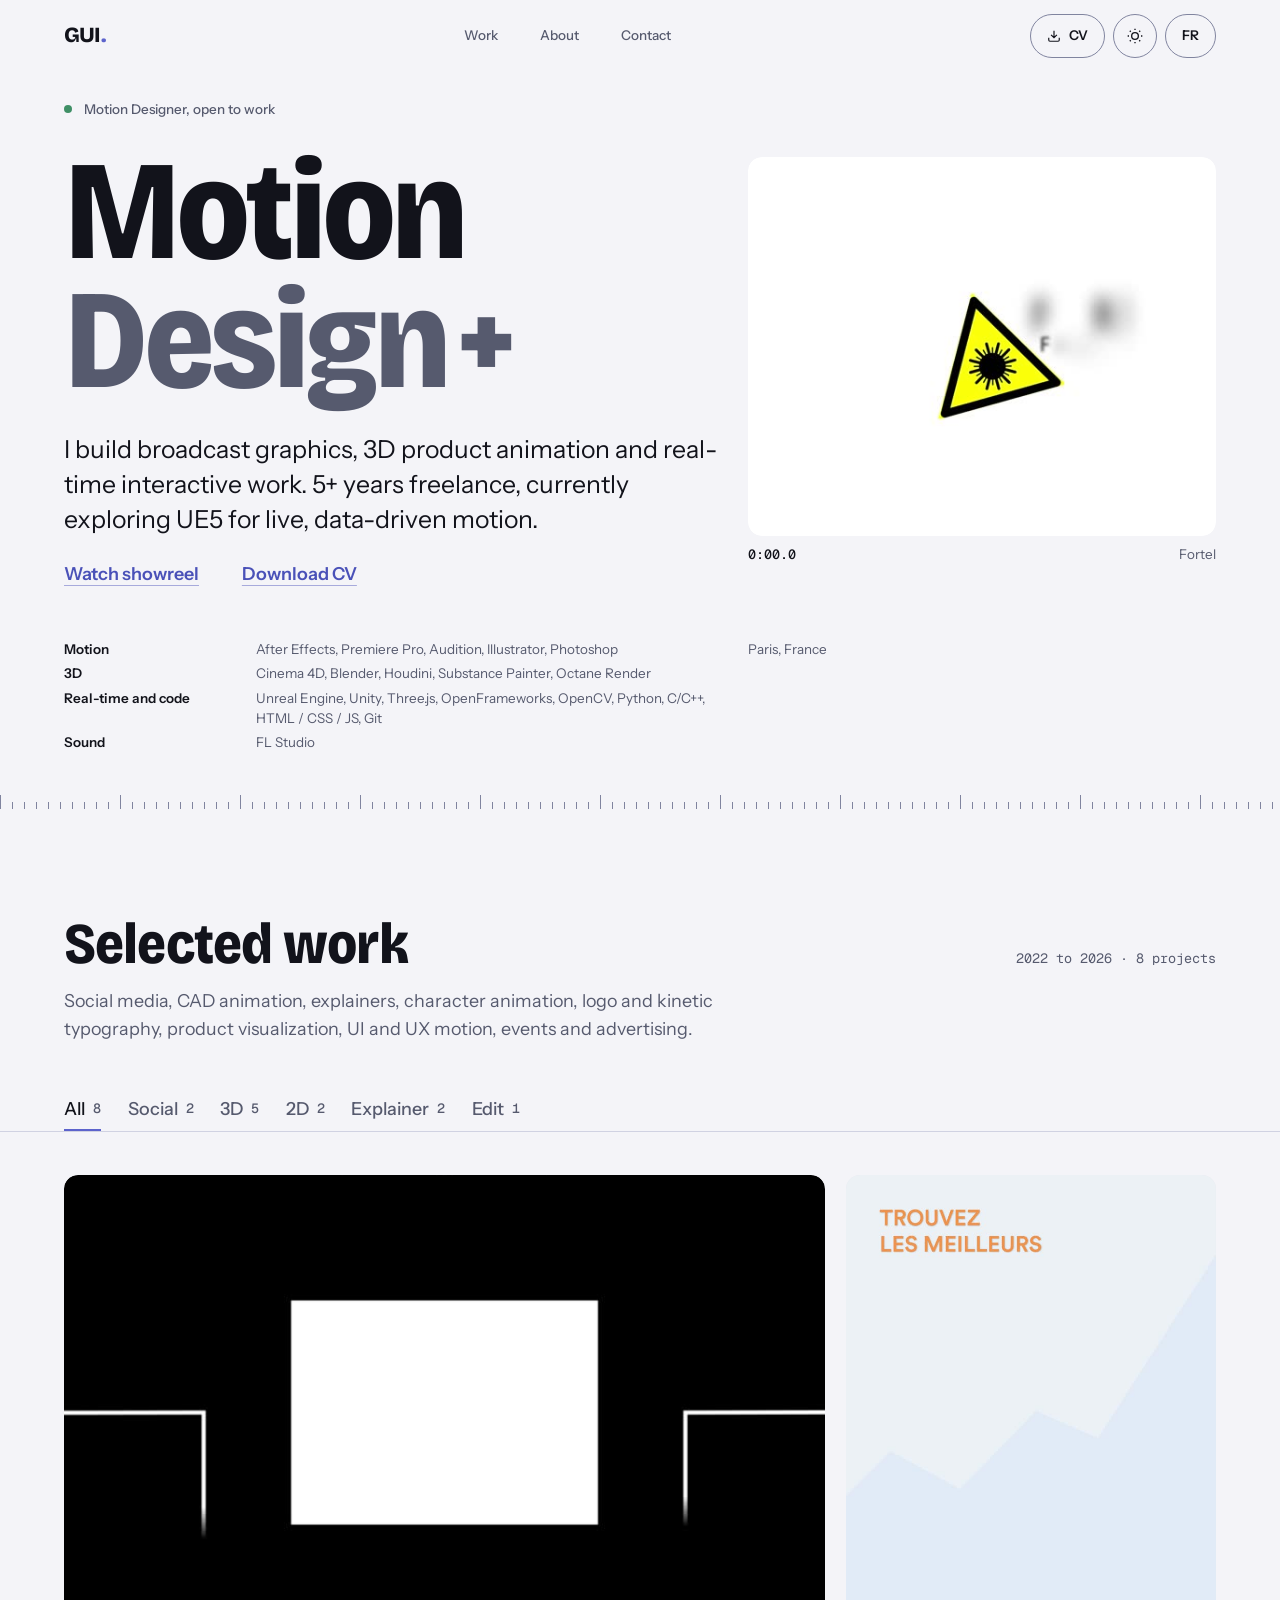
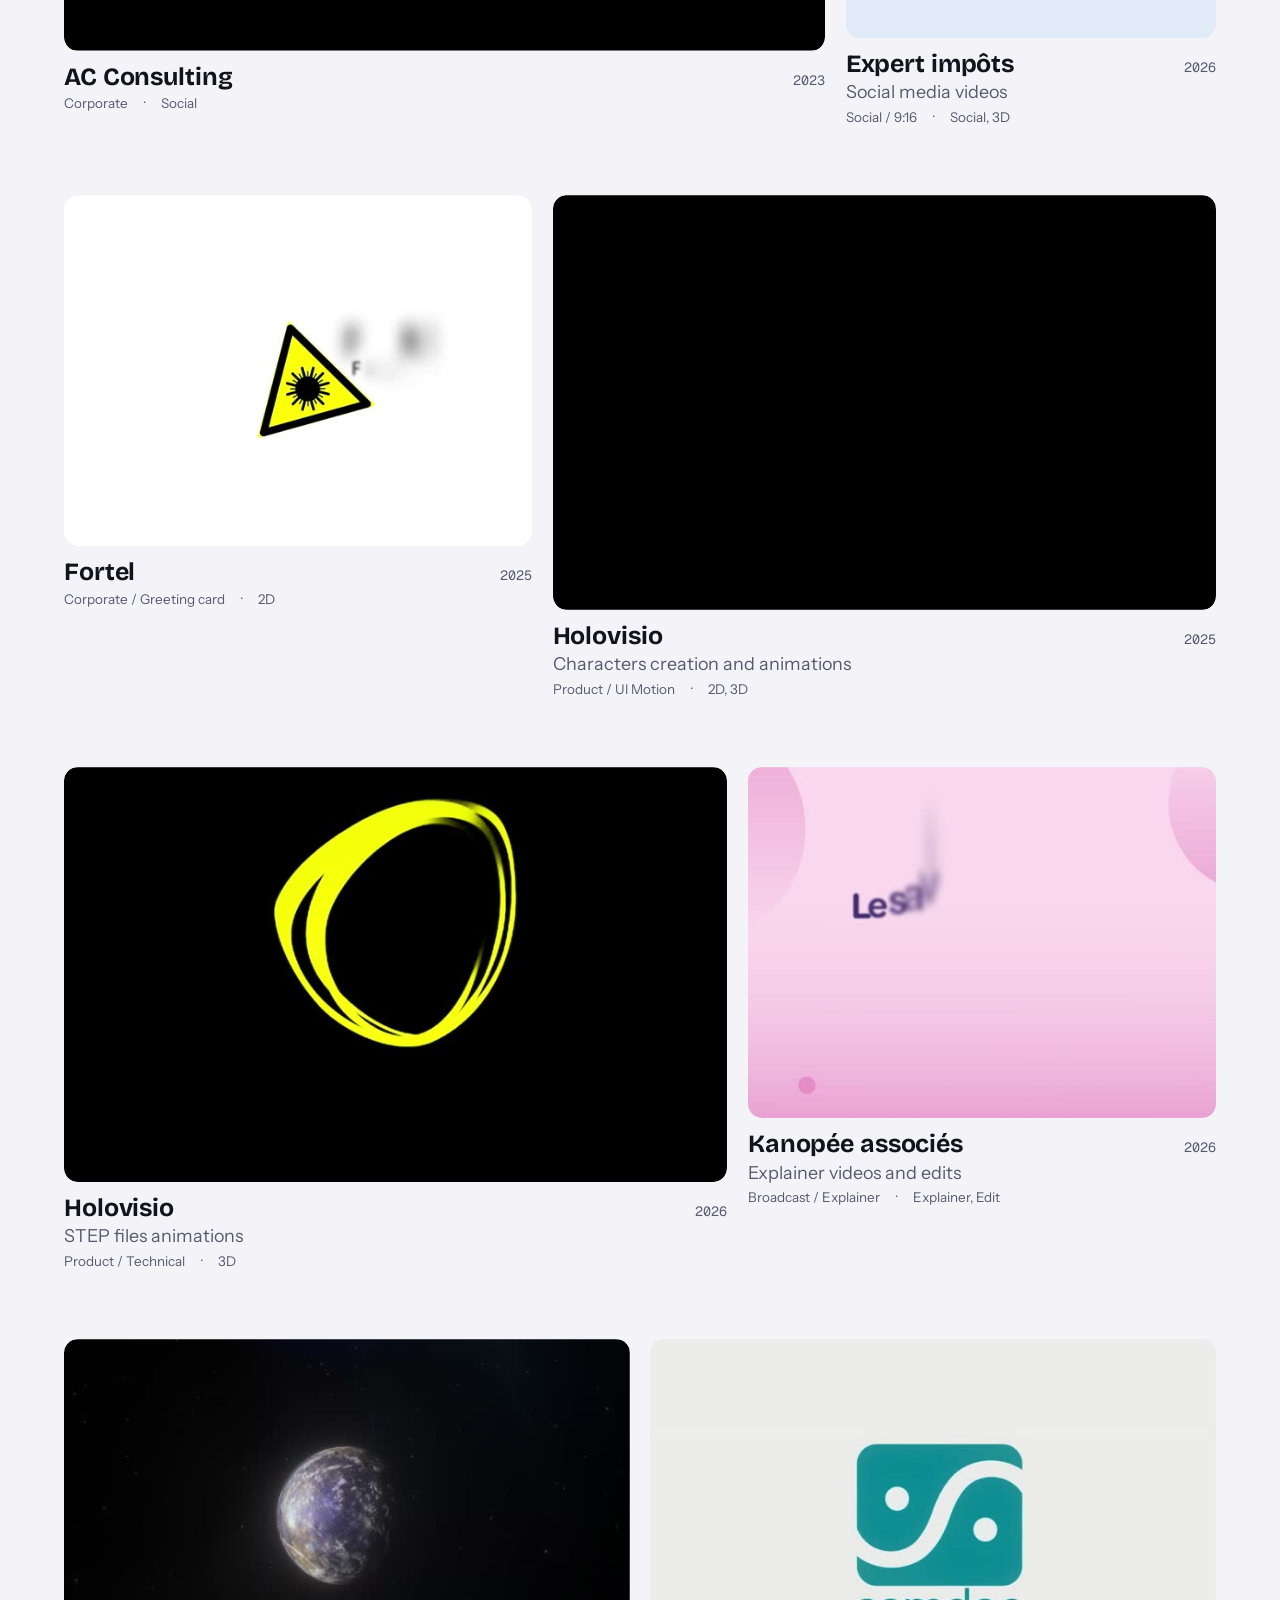
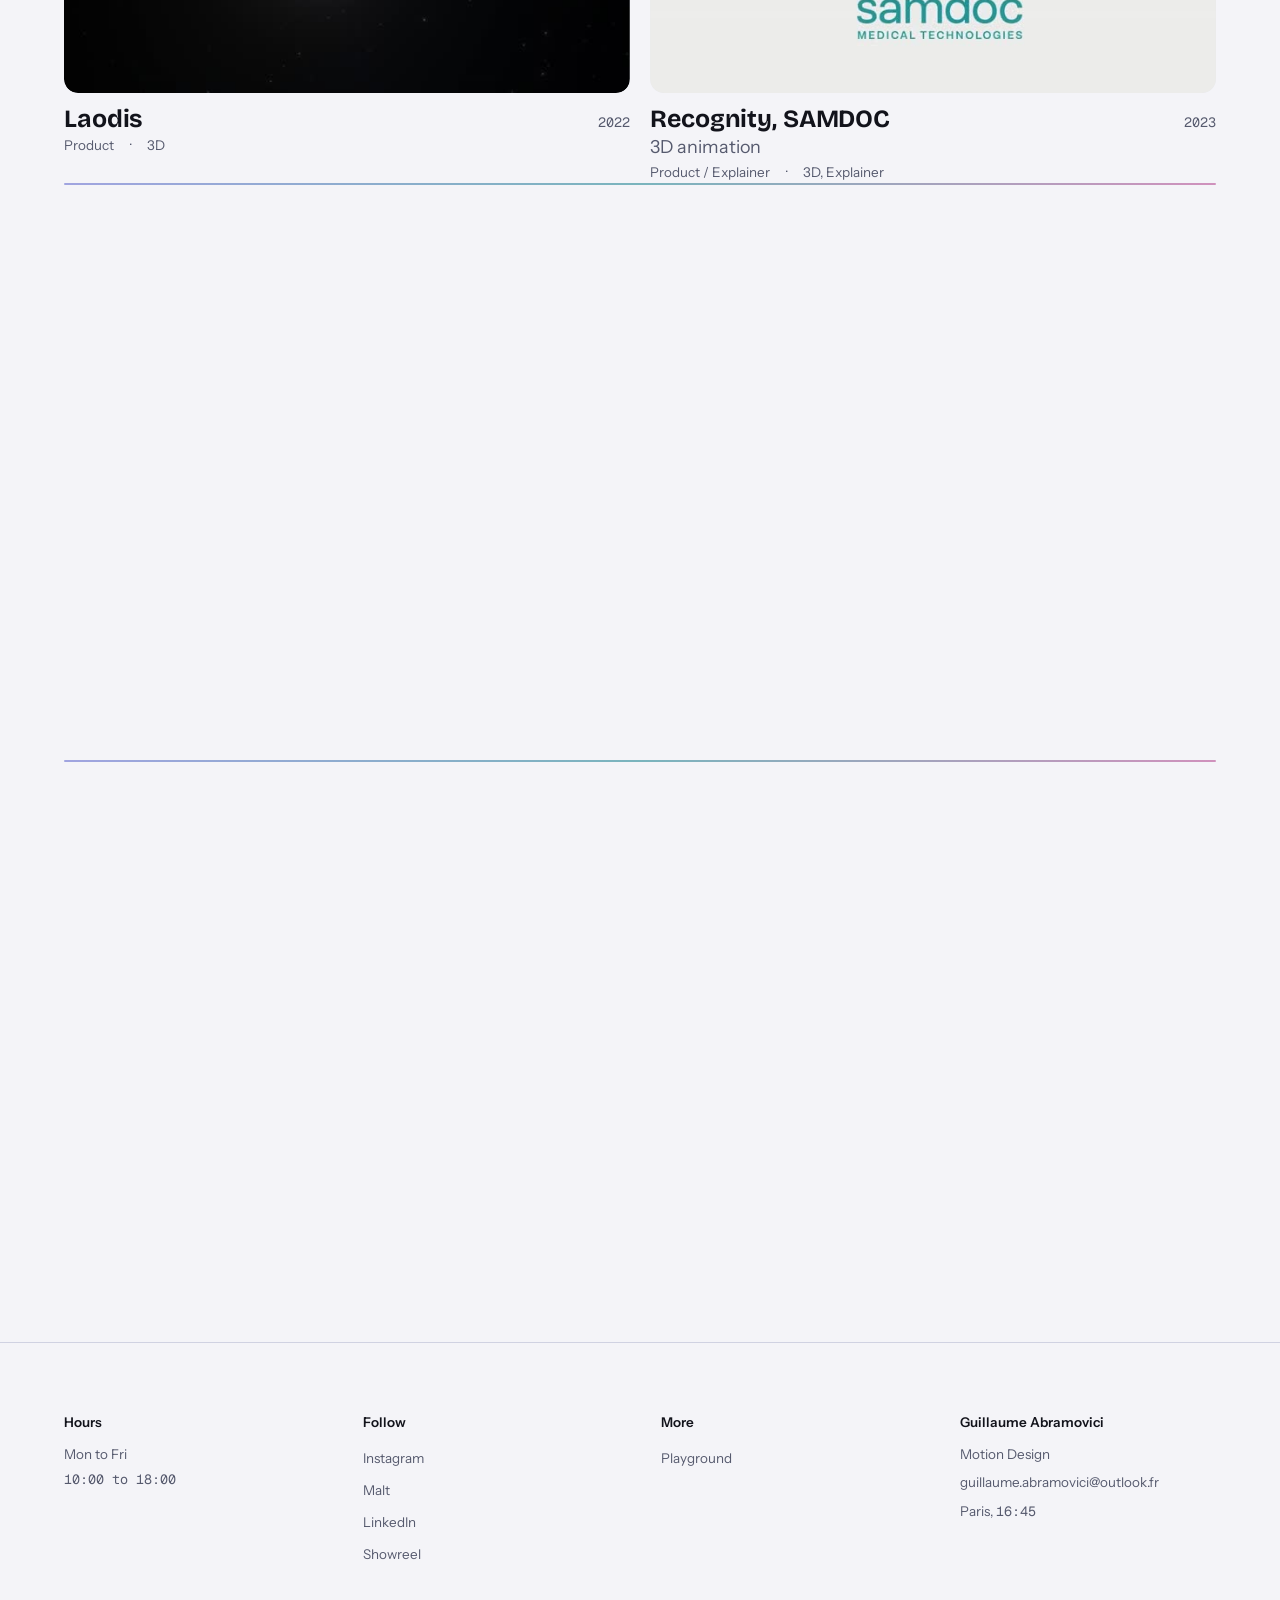
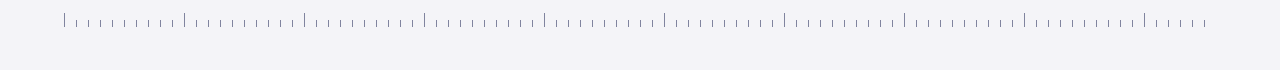
<file: index.html>
<!DOCTYPE html>
<html lang="en">
<head>
<meta charset="UTF-8">
<meta name="viewport" content="width=device-width, initial-scale=1.0">
<title>Guillaume Abramovici: Motion Design</title>
<meta name="description" content="Guillaume Abramovici, 2D/3D Motion Designer and Creative Technologist working across broadcast, real-time and 3D.">
<script>
/* Apply saved theme and language before first paint */
try {
  var th = localStorage.getItem('theme');
  if (!th) th = matchMedia('(prefers-color-scheme: dark)').matches ? 'dark' : 'light';
  if (th === 'dark') document.documentElement.setAttribute('data-theme', 'dark');
  if (localStorage.getItem('lang') === 'fr') document.documentElement.lang = 'fr';
} catch (e) {}
</script>
<link rel="preload" href="/fonts/bricolage-display.woff2" as="font" type="font/woff2" crossorigin>
<link rel="stylesheet" href="css/style.css">
<link rel="icon" href="favicon.svg" type="image/svg+xml">
<meta name="theme-color" content="#10111A">
<meta property="og:type" content="website">
<meta property="og:title" content="Guillaume Abramovici: Motion Design">
<meta property="og:description" content="2D/3D Motion Designer and Creative Technologist working across broadcast, real-time and 3D.">
<meta property="og:url" content="https://guillaumeabramovici.netlify.app/">
<meta property="og:image" content="https://guillaumeabramovici.netlify.app/media/previews/fortel-fortel.jpg">
<meta name="twitter:card" content="summary_large_image">
</head>
<body data-page="home">
<a class="skip" href="#work" data-i18n="a11y.skip">Skip to work</a>

<div id="page">
<span class="scroll-line" aria-hidden="true"></span>
<header class="site-header" id="siteHeader">
  <a class="logo" href="#top" data-i18n-label="a11y.home" aria-label="Guillaume Abramovici, home">GUI<span class="dot">.</span></a>
  <nav id="siteNav" aria-label="Main">
    <ul>
      <li><a href="#work" data-i18n="nav.work">Work</a></li>
      <li><a href="#about" data-i18n="nav.about">About</a></li>
      <li><a href="#contact" data-i18n="nav.contact">Contact</a></li>
      <li class="nav-cv-item"><a href="media/Guillaume_Abramovici_CV.pdf" download data-i18n="cv.download">Download CV</a></li>
    </ul>
  </nav>
  <div class="header-actions">
    <a href="media/Guillaume_Abramovici_CV.pdf" download class="header-btn cv-link" data-i18n-label="a11y.cv" aria-label="Download CV">
      <svg width="14" height="14" viewBox="0 0 24 24" fill="none" stroke="currentColor" stroke-width="2" aria-hidden="true"><path d="M21 15v4a2 2 0 01-2 2H5a2 2 0 01-2-2v-4M7 10l5 5 5-5M12 15V3"/></svg>
      <span data-i18n="cv.label">CV</span>
    </a>
    <button class="header-btn" id="themeToggle" type="button" aria-pressed="false" data-i18n-label="a11y.theme" aria-label="Switch between light and dark mode">
      <svg class="icon-sun" width="16" height="16" viewBox="0 0 24 24" fill="none" stroke="currentColor" stroke-width="2" aria-hidden="true"><circle cx="12" cy="12" r="5"/><path d="M12 1v2M12 21v2M4.22 4.22l1.42 1.42M18.36 18.36l1.42 1.42M1 12h2M21 12h2M4.22 19.78l1.42-1.42M18.36 5.64l1.42-1.42"/></svg>
      <svg class="icon-moon" width="16" height="16" viewBox="0 0 24 24" fill="none" stroke="currentColor" stroke-width="2" aria-hidden="true"><path d="M21 12.79A9 9 0 1111.21 3 7 7 0 0021 12.79z"/></svg>
    </button>
    <button class="header-btn" id="langToggle" type="button" lang="fr" aria-label="Passer en français">FR</button>
    <button class="menu-toggle" id="menuToggle" type="button" aria-expanded="false" aria-controls="siteNav" data-i18n-label="a11y.menu" aria-label="Menu"><span></span><span></span></button>
  </div>
</header>

<main>
<!-- ============ HERO ============ -->
<section class="hero" id="top">
  <span class="playhead" aria-hidden="true"></span>
  <div class="hero-grid">
    <div class="hero-copy">
      <p class="hero-status"><span class="status-dot" aria-hidden="true"></span><span data-i18n="hero.eyebrow">Motion Designer, open to work</span></p>
      <h1 class="hero-title"><span class="sr-only" data-i18n="hero.h1.name">Guillaume Abramovici, </span><span class="line"><span>Motion</span></span><span class="line"><span>Design<span class="plus">+</span></span></span></h1>
      <p class="hero-sub" data-i18n="hero.sub">I build broadcast graphics, 3D product animation and real-time interactive work. 5+ years freelance, currently exploring UE5 for live, data-driven motion.</p>
      <p class="hero-links">
        <a class="text-link" href="https://vimeo.com/787304740" target="_blank" rel="noopener" data-i18n="hero.reel">Watch showreel</a>
        <a class="text-link" href="media/Guillaume_Abramovici_CV.pdf" download data-i18n="cv.download">Download CV</a>
      </p>
    </div>
    <a class="monitor" id="monitor" href="#work" data-cursor="view" data-i18n-label="hero.monitor" aria-label="Open this project">
      <span class="monitor-screen">
        <img class="m-poster" alt="" width="720" height="450" decoding="async">
        <video class="m-vid is-a" muted playsinline preload="none" aria-hidden="true" tabindex="-1"></video>
        <video class="m-vid is-b" muted playsinline preload="none" aria-hidden="true" tabindex="-1"></video>
      </span>
      <span class="monitor-bar">
        <span class="monitor-tc num" id="monitorTc" aria-hidden="true">0:00.0</span>
        <span class="monitor-name" id="monitorName"></span>
      </span>
    </a>
    <dl class="tools">
      <div><dt data-i18n="tools.motion">Motion</dt><dd>After Effects, Premiere Pro, Audition, Illustrator, Photoshop</dd></div>
      <div><dt data-i18n="tools.3d">3D</dt><dd>Cinema 4D, Blender, Houdini, Substance Painter, Octane Render</dd></div>
      <div><dt data-i18n="tools.code">Real-time and code</dt><dd>Unreal Engine, Unity, Three.js, OpenFrameworks, OpenCV, Python, C/C++, HTML / CSS / JS, Git</dd></div>
      <div><dt data-i18n="tools.sound">Sound</dt><dd>FL Studio</dd></div>
    </dl>
    <p class="hero-based" data-i18n="hero.based">Paris, France</p>
  </div>
  <div class="hero-ruler ruler" aria-hidden="true"></div>
</section>

<!-- ============ WORK ============ -->
<section class="work" id="work" aria-labelledby="workTitle">
  <div class="section-head">
    <h2 class="section-title" id="workTitle" data-i18n="work.label">Selected work</h2>
    <p class="section-meta num"><span id="workRange"></span><span class="meta-sep" aria-hidden="true"> · </span><span id="workCount"></span></p>
  </div>
  <p class="work-focus" data-i18n="work.focus">Social media, CAD animation, explainers, character animation, logo and kinetic typography, product visualization, UI and UX motion, events and advertising.</p>
  <div class="filters" id="filters" role="group" data-i18n-label="filter.label" aria-label="Filter projects"></div>
  <div class="project-grid" id="project-grid"></div>
  <noscript><p class="noscript-note"><a href="https://vimeo.com/787304740" data-i18n="noscript">The project grid needs JavaScript. You can watch the showreel instead.</a></p></noscript>
</section>

<!-- ============ ABOUT ============ -->
<div class="hue-rule" aria-hidden="true"></div>
<section class="about" id="about" aria-labelledby="aboutTitle">
  <h2 class="sr-only" id="aboutTitle" data-i18n="about.label">About</h2>
  <p class="about-lead" data-i18n-html="about.h2">Motion that has to <span class="accent">read instantly</span>, and still feel considered.</p>
  <p class="about-text" data-i18n="about.p">2D/3D Motion Designer with over 5 years of experience creating animated content for brands, products, and digital platforms. Passionate about combining design and technology to produce engaging visual storytelling. Experienced in producing explainer animations, marketing videos, event teasers, and social media content. With a strong technical background in both motion design and software development, delivering efficient production workflows and technically advanced visuals across every project.</p>
</section>

<!-- ============ CONTACT ============ -->
<div class="hue-rule" aria-hidden="true"></div>
<section class="contact" id="contact" aria-labelledby="contactTitle">
  <h2 class="section-title" id="contactTitle" data-i18n="contact.h2">Got a project in mind?</h2>
  <a href="mailto:guillaume.abramovici@outlook.fr" class="contact-mail" aria-label="guillaume.abramovici@outlook.fr">
    <span class="mail-base">guillaume.abramovici@outlook.fr</span>
    <span class="mail-wipe" aria-hidden="true">guillaume.abramovici@outlook.fr</span>
  </a>
  <p class="contact-text" data-i18n="contact.p">Currently available for freelance and full-time motion design roles.</p>
  <div class="contact-row">
    <a href="media/Guillaume_Abramovici_CV.pdf" download class="btn-fill">
      <svg width="16" height="16" viewBox="0 0 24 24" fill="none" stroke="currentColor" stroke-width="2" aria-hidden="true"><path d="M21 15v4a2 2 0 01-2 2H5a2 2 0 01-2-2v-4M7 10l5 5 5-5M12 15V3"/></svg>
      <span data-i18n="cv.download">Download CV</span>
    </a>
  </div>
</section>
</main>

<footer>
  <div class="col"><b data-i18n="footer.hours">Hours</b><span data-i18n="footer.hours.val">Mon to Fri</span><br><span class="num">10:00 to 18:00</span></div>
  <div class="col"><b data-i18n="footer.follow">Follow</b><a href="https://www.instagram.com/lazlanove/" target="_blank" rel="noopener">Instagram</a><br><a href="https://www.malt.fr/profile/guillaumeabramovici" target="_blank" rel="noopener">Malt</a><br><a href="https://www.linkedin.com/in/guillaumeabramovici/" target="_blank" rel="noopener">LinkedIn</a><br><a href="https://vimeo.com/787304740" target="_blank" rel="noopener">Showreel</a></div>
  <div class="col"><b data-i18n="footer.more">More</b><a href="playground.html" data-i18n="nav.playground">Playground</a></div>
  <div class="col"><b>Guillaume Abramovici</b><span data-i18n="footer.role">Motion Design</span><br><a href="mailto:guillaume.abramovici@outlook.fr">guillaume.abramovici@outlook.fr</a><br><span>Paris, <span class="num" data-clock>--:--</span></span></div>
  <div class="legal ruler" aria-hidden="true"></div>
</footer>
</div>

<!-- ============ CASE STUDY OVERLAY ============ -->
<div class="case-study" id="caseStudy" role="dialog" aria-modal="true" aria-labelledby="csTitle" inert>
  <button class="cs-close" id="csClose" type="button">
    <svg width="14" height="14" viewBox="0 0 24 24" fill="none" stroke="currentColor" stroke-width="2" aria-hidden="true"><path d="M18 6L6 18M6 6l12 12"/></svg>
    <span data-i18n="cs.close">Close</span>
  </button>
  <div class="cs-scroll" id="csScroll">
    <div class="cs-stage" id="csStage"></div>
    <div class="cs-body">
      <div class="cs-head">
        <div class="cs-titles">
          <h2 class="cs-title" id="csTitle"><span class="cs-client"></span><span class="cs-sub"></span></h2>
          <p class="cs-desc" id="csDesc"></p>
        </div>
        <dl class="cs-credits" id="csCredits"></dl>
      </div>
      <div class="cs-media" id="csMedia"></div>
      <div class="cs-foot">
        <a class="cs-next" id="csNext" href="#" data-cursor="">
          <span class="cs-next-label" data-i18n="cs.next.label">Next project</span>
          <span class="cs-next-title" id="csNextTitle"></span>
          <img class="cs-next-thumb" id="csNextThumb" alt="" width="240" height="150">
        </a>
        <p class="cs-links">
          <button type="button" class="text-link" id="csBack" data-i18n="cs.back">Back to all work</button>
          <a class="text-link" href="#contact" id="csContact" data-i18n="cs.contact">Contact me about a project like this</a>
        </p>
      </div>
    </div>
  </div>
</div>

<div class="cursor" aria-hidden="true"><span></span></div>

<script src="js/data.js"></script>
<script src="js/common.js"></script>
<script src="js/main.js"></script>
</body>
</html>
</file>
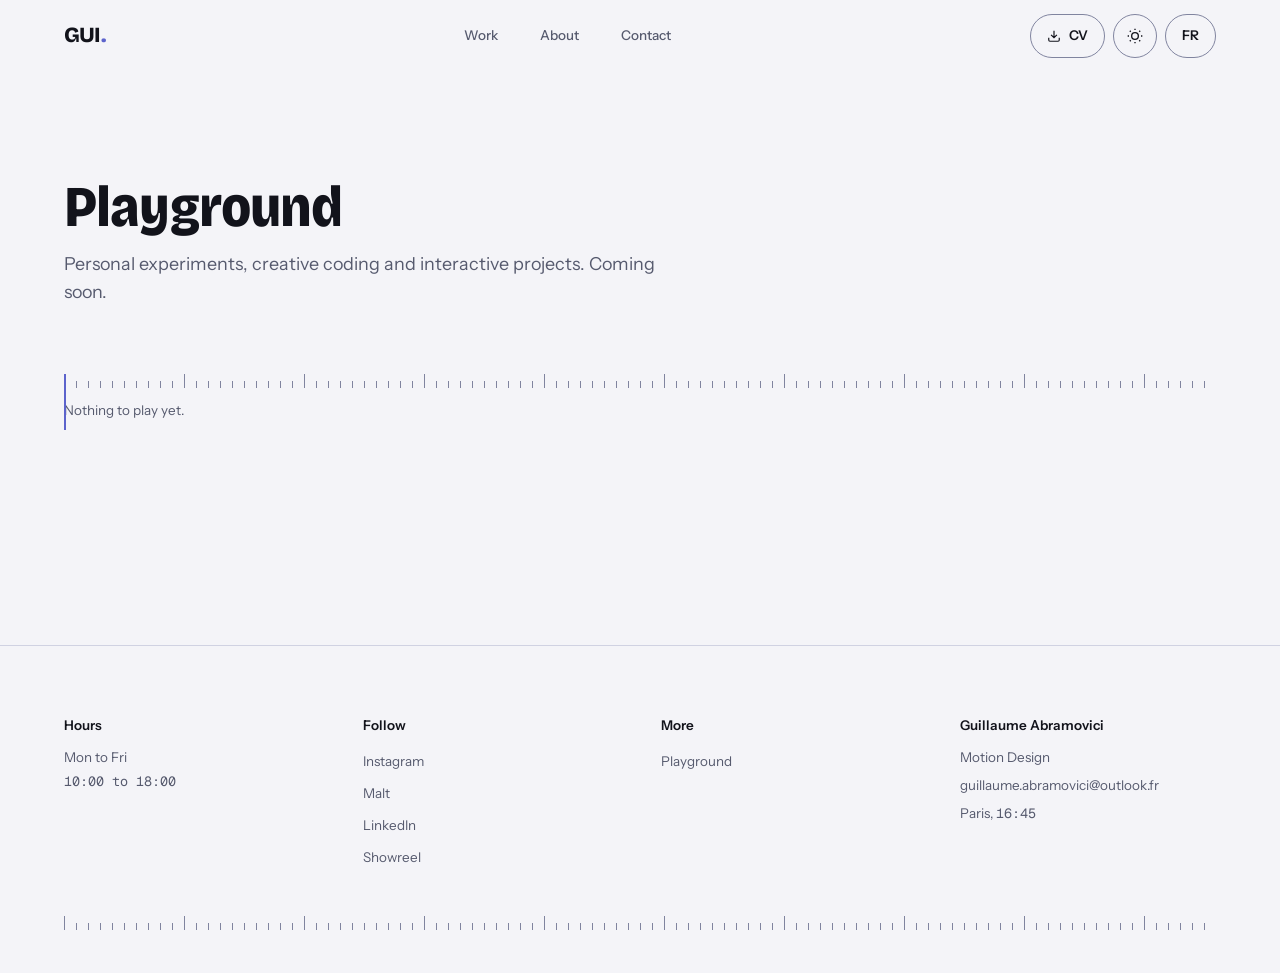
<file: playground.html>
<!DOCTYPE html>
<html lang="en">
<head>
<meta charset="UTF-8">
<meta name="viewport" content="width=device-width, initial-scale=1.0">
<title>Guillaume Abramovici: Playground</title>
<meta name="description" content="Personal interactive experiments and creative coding by Guillaume Abramovici.">
<script>
/* Apply saved theme and language before first paint */
try {
  var th = localStorage.getItem('theme');
  if (!th) th = matchMedia('(prefers-color-scheme: dark)').matches ? 'dark' : 'light';
  if (th === 'dark') document.documentElement.setAttribute('data-theme', 'dark');
  if (localStorage.getItem('lang') === 'fr') document.documentElement.lang = 'fr';
} catch (e) {}
</script>
<link rel="preload" href="/fonts/bricolage-display.woff2" as="font" type="font/woff2" crossorigin>
<link rel="stylesheet" href="css/style.css">
<link rel="icon" href="favicon.svg" type="image/svg+xml">
<meta name="theme-color" content="#10111A">
</head>
<body data-page="playground">
<a class="skip" href="#playground-main" data-i18n="a11y.skip">Skip to content</a>

<header class="site-header" id="siteHeader">
  <a class="logo" href="index.html" data-i18n-label="a11y.home" aria-label="Guillaume Abramovici, home">GUI<span class="dot">.</span></a>
  <nav id="siteNav" aria-label="Main">
    <ul>
      <li><a href="index.html#work" data-i18n="nav.work">Work</a></li>
      <li><a href="index.html#about" data-i18n="nav.about">About</a></li>
      <li><a href="index.html#contact" data-i18n="nav.contact">Contact</a></li>
      <li class="nav-cv-item"><a href="media/Guillaume_Abramovici_CV.pdf" download data-i18n="cv.download">Download CV</a></li>
    </ul>
  </nav>
  <div class="header-actions">
    <a href="media/Guillaume_Abramovici_CV.pdf" download class="header-btn cv-link" data-i18n-label="a11y.cv" aria-label="Download CV">
      <svg width="14" height="14" viewBox="0 0 24 24" fill="none" stroke="currentColor" stroke-width="2" aria-hidden="true"><path d="M21 15v4a2 2 0 01-2 2H5a2 2 0 01-2-2v-4M7 10l5 5 5-5M12 15V3"/></svg>
      <span data-i18n="cv.label">CV</span>
    </a>
    <button class="header-btn" id="themeToggle" type="button" aria-pressed="false" data-i18n-label="a11y.theme" aria-label="Switch between light and dark mode">
      <svg class="icon-sun" width="16" height="16" viewBox="0 0 24 24" fill="none" stroke="currentColor" stroke-width="2" aria-hidden="true"><circle cx="12" cy="12" r="5"/><path d="M12 1v2M12 21v2M4.22 4.22l1.42 1.42M18.36 18.36l1.42 1.42M1 12h2M21 12h2M4.22 19.78l1.42-1.42M18.36 5.64l1.42-1.42"/></svg>
      <svg class="icon-moon" width="16" height="16" viewBox="0 0 24 24" fill="none" stroke="currentColor" stroke-width="2" aria-hidden="true"><path d="M21 12.79A9 9 0 1111.21 3 7 7 0 0021 12.79z"/></svg>
    </button>
    <button class="header-btn" id="langToggle" type="button" lang="fr" aria-label="Passer en français">FR</button>
    <button class="menu-toggle" id="menuToggle" type="button" aria-expanded="false" aria-controls="siteNav" data-i18n-label="a11y.menu" aria-label="Menu"><span></span><span></span></button>
  </div>
</header>

<main id="playground-main">
  <section class="playground-hero">
    <h1 class="section-title" data-i18n="playground.label">Playground</h1>
    <p class="playground-intro" data-i18n="playground.intro">Personal experiments, creative coding and interactive projects. Coming soon.</p>
    <div class="idle" aria-hidden="true"><div class="ruler"></div><div class="playhead idle-head"></div></div>
    <p class="idle-note" data-i18n="playground.idle">Nothing to play yet.</p>
  </section>
  <section class="playground-grid" id="playground-grid"></section>
</main>

<footer>
  <div class="col"><b data-i18n="footer.hours">Hours</b><span data-i18n="footer.hours.val">Mon to Fri</span><br><span class="num">10:00 to 18:00</span></div>
  <div class="col"><b data-i18n="footer.follow">Follow</b><a href="https://www.instagram.com/lazlanove/" target="_blank" rel="noopener">Instagram</a><br><a href="https://www.malt.fr/profile/guillaumeabramovici" target="_blank" rel="noopener">Malt</a><br><a href="https://www.linkedin.com/in/guillaumeabramovici/" target="_blank" rel="noopener">LinkedIn</a><br><a href="https://vimeo.com/787304740" target="_blank" rel="noopener">Showreel</a></div>
  <div class="col"><b data-i18n="footer.more">More</b><a href="playground.html" data-i18n="nav.playground">Playground</a></div>
  <div class="col"><b>Guillaume Abramovici</b><span data-i18n="footer.role">Motion Design</span><br><a href="mailto:guillaume.abramovici@outlook.fr">guillaume.abramovici@outlook.fr</a><br><span>Paris, <span class="num" data-clock>--:--</span></span></div>
  <div class="legal ruler" aria-hidden="true"></div>
</footer>

<div class="cursor" aria-hidden="true"><span></span></div>
<script src="js/data.js"></script>
<script src="js/common.js"></script>
</body>
</html>
</file>
<file: css/style.css>
/* ============ FONTS: self-hosted, SIL OFL, about 99 KB in total ============ */
@font-face{
  font-family:"Bricolage Grotesque";
  src:url("/fonts/bricolage-display.woff2") format("woff2");
  font-weight:600 800;
  font-stretch:75% 100%;
  font-style:normal;
  font-display:swap;
}
@font-face{
  font-family:"Instrument Sans";
  src:url("/fonts/instrument-sans.woff2") format("woff2");
  font-weight:400 700;
  font-style:normal;
  font-display:swap;
}
@font-face{
  font-family:"Geist Mono";
  src:url("/fonts/geist-mono.woff2") format("woff2");
  font-weight:400 500;
  font-style:normal;
  font-display:swap;
}

/* size adjusted fallbacks, measured against Arial (Liberation Sans is metric identical) */
@font-face{
  font-family:"Bricolage Fallback";
  src:local("Arial Bold"), local("Liberation Sans Bold"), local("Arial");
  font-weight:600 800;
  size-adjust:89.2%;
  ascent-override:104.3%;
  descent-override:30.3%;
  line-gap-override:0%;
}
@font-face{
  font-family:"Instrument Fallback";
  src:local("Arial"), local("Liberation Sans");
  size-adjust:102.5%;
  ascent-override:94.7%;
  descent-override:24.4%;
  line-gap-override:0%;
}

/* ============ DESIGN TOKENS ============ */
:root{
  /* color, light: palette A, Indigo Night */
  --bg:          #F4F4F8;
  --bg-raised:   #F4F4F8;
  --surface:     #EAEBF2;
  --surface-2:   #DEDFEB;
  --ink:         #12131B;
  --ink-dim:     #565A6E;
  --line:        #D0D2E2;
  --line-strong: #80849F;
  --accent:      #5C63CC;
  --accent-text: #4A51B8;
  --accent-hover:#464DB2;
  --on-accent:   #FFFFFF;
  --accent-soft: rgba(92,99,204,.14);
  --support-1:   #16808D;
  --support-2:   #B2418C;
  --focus:       #4A51B8;
  --signal:      #3F8F66;
  --header-bg:   rgba(244,244,248,.80);
  --stage:       #0B0C12;
  --stage-ink:   #F0F0F8;

  /* color motion: accent plus the two supporting hues */
  --c-a: var(--accent);
  --c-b: var(--support-1);
  --c-c: var(--support-2);
  --c-d: var(--accent);

  /* type */
  --font-display: "Bricolage Grotesque", "Bricolage Fallback", "Helvetica Neue", Arial, sans-serif;
  --font-body:    "Instrument Sans", "Instrument Fallback", "Helvetica Neue", Arial, sans-serif;
  --font-mono:    "Geist Mono", ui-monospace, Menlo, Consolas, monospace;

  /* fluid scale, 360 to 1440 px viewport */
  --step--1: clamp(0.78rem, 0.76rem + 0.10vw, 0.84rem);   /* captions, credits */
  --step-0:  clamp(1.00rem, 0.96rem + 0.20vw, 1.12rem);   /* body */
  --step-1:  clamp(1.25rem, 1.15rem + 0.50vw, 1.55rem);   /* lead, card titles */
  --step-2:  clamp(1.60rem, 1.35rem + 1.25vw, 2.40rem);
  --step-3:  clamp(2.10rem, 1.60rem + 2.50vw, 3.80rem);   /* section titles */
  --step-4:  clamp(2.80rem, 1.90rem + 4.50vw, 6.00rem);   /* case study title */
  --step-5:  clamp(3.40rem, 1.60rem + 9.00vw, 11.50rem);  /* hero */

  --lh-tight: 0.92;
  --lh-snug:  1.15;
  --lh-body:  1.6;
  --track-display: -0.035em;

  /* spacing */
  --s-1: 0.25rem;
  --s-2: 0.5rem;
  --s-3: 0.75rem;
  --s-4: 1rem;
  --s-5: clamp(1.25rem, 1.1rem + 0.7vw, 1.75rem);
  --s-6: clamp(1.75rem, 1.4rem + 1.6vw, 2.75rem);
  --s-7: clamp(2.5rem, 1.8rem + 3vw, 4.5rem);
  --s-8: clamp(4rem, 2.8rem + 5vw, 8rem);
  --s-9: clamp(6rem, 4rem + 9vw, 14rem);
  --gutter: clamp(20px, 5vw, 80px);
  --container: 1560px;
  --grid-gap: clamp(12px, 1.6vw, 24px);
  --header-h: 72px;
  --tap: 44px;

  /* radii */
  --r-media: 14px;
  --r-chip:  999px;

  /* easing and time */
  --ease-out:    cubic-bezier(.16, 1, .3, 1);
  --ease-in-out: cubic-bezier(.65, 0, .35, 1);
  --ease-snap:   cubic-bezier(.2, .8, .2, 1);
  --ease-in:     cubic-bezier(.5, 0, .9, .4);
  --ease-spring: linear(0, .25 6%, .66 14%, .98 24%, 1.08 32%, 1.07 40%, 1.02 52%, .995 66%, 1);
  --d-fast:  160ms;
  --d-base:  320ms;
  --d-slow:  640ms;
  --d-scene: 900ms;
  --stagger: 45ms;
}

:root[data-theme="dark"]{
  --bg:          #10111A;
  --bg-raised:   #181A26;
  --surface:     #181A26;
  --surface-2:   #232536;
  --ink:         #EEEFF7;
  --ink-dim:     #A2A5BA;
  --line:        #2C2E43;
  --line-strong: #6A6E8C;
  --accent:      #9AA0F0;
  --accent-text: #A9AEF4;
  --accent-hover:#C2C6F8;
  --on-accent:   #10111A;
  --accent-soft: rgba(154,160,240,.18);
  --support-1:   #5CCFDB;
  --support-2:   #F08CC8;
  --focus:       #B4B9F8;
  --signal:      #8CC7A4;
  --header-bg:   rgba(16,17,26,.78);
}

/* ============ BASE ============ */
*{ margin:0; padding:0; box-sizing:border-box; }
html{ scroll-behavior:smooth; background:var(--bg); }
body{
  background:var(--bg);
  color:var(--ink);
  font-family:var(--font-body);
  font-size:var(--step-0);
  line-height:var(--lh-body);
  -webkit-font-smoothing:antialiased;
  text-rendering:optimizeLegibility;
  overflow-x:hidden;
}
a{ color:inherit; text-decoration:none; }
img, video{ display:block; max-width:100%; }
button{ font:inherit; color:inherit; }
ul{ list-style:none; }
::selection{ background:var(--accent-soft); color:var(--ink); }
.num{ font-family:var(--font-mono); font-variant-numeric:tabular-nums; letter-spacing:0; }

:focus-visible{
  outline:3px solid var(--focus);
  outline-offset:2px;
  border-radius:2px;
  box-shadow:0 0 0 2px var(--bg);
}

.sr-only{
  position:absolute; width:1px; height:1px; padding:0; margin:-1px;
  overflow:hidden; clip:rect(0,0,0,0); white-space:nowrap; border:0;
}
.skip{
  position:fixed; left:var(--gutter); top:12px; z-index:500;
  background:var(--accent); color:var(--on-accent);
  padding:12px 20px; border-radius:var(--r-chip); font-weight:600;
  transform:translateY(-200%);
}
.skip:focus{ transform:translateY(0); }

/* ============ HEADER ============ */
.site-header{
  position:fixed; top:0; left:0; right:0; z-index:100;
  display:flex; align-items:center; justify-content:space-between; gap:var(--s-4);
  min-height:var(--header-h);
  padding:var(--s-2) var(--gutter);
  color:var(--ink);
  background:transparent;
  transition:background var(--d-base) var(--ease-snap);
}
.site-header.scrolled,
.site-header.nav-open{
  background:var(--header-bg);
  -webkit-backdrop-filter:blur(16px);
  backdrop-filter:blur(16px);
}
.logo{
  font-family:var(--font-display); font-weight:800; font-size:1.35rem;
  letter-spacing:var(--track-display); line-height:1;
  display:inline-flex; align-items:center; min-height:var(--tap);
}
.logo .dot{ color:var(--accent); }
.site-header nav ul{ display:flex; gap:clamp(8px, 2vw, 28px); }
.site-header nav a{
  display:inline-flex; align-items:center; min-height:var(--tap); padding:0 var(--s-2);
  font-size:var(--step--1); font-weight:500; color:var(--ink-dim);
  transition:color var(--d-fast) linear;
}
.site-header nav a:hover,
.site-header nav a.active{ color:var(--ink); }
.nav-cv-item{ display:none; }

.header-actions{ display:flex; align-items:center; gap:var(--s-2); }
.header-btn{
  display:inline-flex; align-items:center; justify-content:center; gap:var(--s-2);
  min-height:var(--tap); min-width:var(--tap); padding:0 var(--s-4);
  background:transparent; border:1px solid var(--line-strong); border-radius:var(--r-chip);
  font-size:var(--step--1); font-weight:600; line-height:1; cursor:pointer;
  transition:border-color var(--d-base) var(--ease-snap), background var(--d-base) var(--ease-snap), color var(--d-base) var(--ease-snap);
}
.header-btn:hover{ border-color:var(--accent-text); background:var(--accent-soft); }
.header-btn:active{ background:var(--accent-soft); border-color:var(--accent-text); }
.header-btn svg{ flex-shrink:0; }
#themeToggle{ padding:0; }
#themeToggle .icon-moon{ display:none; }
:root[data-theme="dark"] #themeToggle .icon-moon{ display:block; }
:root[data-theme="dark"] #themeToggle .icon-sun{ display:none; }
.menu-toggle{
  display:none; align-items:center; justify-content:center; flex-direction:column; gap:6px;
  width:var(--tap); height:var(--tap); background:transparent; border:0; cursor:pointer;
}
.menu-toggle span{ display:block; width:22px; height:2px; background:var(--ink); transition:transform var(--d-base) var(--ease-snap); }
.site-header.nav-open .menu-toggle span:first-child{ transform:translateY(4px) rotate(45deg); }
.site-header.nav-open .menu-toggle span:last-child{ transform:translateY(-4px) rotate(-45deg); }

@media (max-width:760px){
  .site-header{ flex-wrap:wrap; row-gap:0; }
  .site-header.nav-open{ background:var(--bg); -webkit-backdrop-filter:none; backdrop-filter:none; } /* solid panel, nothing shows through the open menu */
  .site-header .logo{ order:1; margin-right:auto; }
  .header-actions{ order:2; }
  .header-actions .cv-link{ display:none; }
  .menu-toggle{ display:flex; }
  .site-header nav{ order:3; width:100%; display:none; padding:var(--s-4) 0 var(--s-5); }
  .site-header.nav-open nav{ display:block; }
  .site-header nav ul{ flex-direction:column; gap:0; }
  .site-header nav a{ width:100%; font-size:var(--step-1); color:var(--ink); border-bottom:1px solid var(--line); min-height:56px; padding:0; }
  .nav-cv-item{ display:block; }
}

/* ============ FOOTER ============ */
footer{
  position:relative;
  border-top:1px solid var(--line);
  padding:var(--s-7) var(--gutter) var(--s-6);
  display:grid; grid-template-columns:repeat(4, minmax(0,1fr)); gap:var(--s-6);
  font-size:var(--step--1); color:var(--ink-dim); line-height:1.8;
}
footer .col b{ display:block; color:var(--ink); font-weight:600; margin-bottom:var(--s-2); }
footer a{ display:inline-flex; align-items:center; min-height:32px; transition:color var(--d-fast) linear; }
footer a:hover{ color:var(--accent-text); }
footer a{ transition:color var(--d-base) var(--ease-snap); }
footer .legal{ grid-column:1 / -1; }
.ruler{
  height:14px;
  background:
    repeating-linear-gradient(to right, var(--line-strong) 0 1px, transparent 1px 120px) bottom/100% 14px no-repeat,
    repeating-linear-gradient(to right, var(--line-strong) 0 1px, transparent 1px 12px) bottom/100% 7px no-repeat;
}
@media (max-width:900px){ footer{ grid-template-columns:repeat(2, minmax(0,1fr)); } }
@media (max-width:480px){ footer{ grid-template-columns:1fr; } }

/* ============ CURSOR CHIP ============ */
.cursor{
  position:fixed; left:0; top:0; z-index:300; pointer-events:none;
  width:72px; height:72px; margin:-36px 0 0 -36px;
  border-radius:var(--r-chip); background:var(--accent);
  display:grid; place-items:center;
  translate:var(--x,0) var(--y,0);
  scale:var(--s,.14);
  opacity:0;
  transition:opacity var(--d-fast) linear, scale var(--d-base) var(--ease-spring);
}
.cursor.on{ opacity:1; }
.cursor span{
  font-weight:600; font-size:var(--step--1); line-height:1; color:var(--on-accent);
  white-space:nowrap; opacity:0; transition:opacity var(--d-fast) linear;
}
.cursor.is-tile{ --s:1; }
.cursor.is-tile span{ opacity:1; }
.cursor.is-link{ --s:.08; }
@media (hover:none), (pointer:coarse){ .cursor{ display:none !important; } }

/* ============ COLOR MOTION ============ */
.hero-grid, .hero-ruler{ position:relative; z-index:1; }

/* per-project color: tile glow, caption bar, case study accent line */
.project-tile, .case-study{ --pc-line:color-mix(in srgb, var(--pc, var(--accent)) 60%, var(--ink)); }
.project-tile{ position:relative; isolation:isolate; }
/* the glow keeps the raw tint but is masked to end about 16px below the media, so captions sit on plain page color */
.project-tile::before{
  content:''; position:absolute; left:0; right:0; top:0; z-index:-1;
  aspect-ratio:var(--ar, 16 / 10); border-radius:var(--r-media);
  background:var(--pc, var(--accent)); filter:blur(34px);
  -webkit-mask-image:linear-gradient(to bottom, #000 calc(66.67% - 36px), transparent calc(66.67% + 4px));
  mask-image:linear-gradient(to bottom, #000 calc(66.67% - 36px), transparent calc(66.67% + 4px));
  -webkit-mask-size:300% 300%; mask-size:300% 300%;
  -webkit-mask-position:50% 50%; mask-position:50% 50%;
  -webkit-mask-repeat:no-repeat; mask-repeat:no-repeat;
  opacity:0; transform:translateY(16px) scaleX(.88);
  transition:opacity var(--d-slow) var(--ease-snap), transform var(--d-slow) var(--ease-snap);
  pointer-events:none;
}
.project-tile:hover::before, .project-tile:focus-visible::before{ opacity:.5; transform:translateY(12px) scaleX(.92); }
.cap-client{ position:relative; width:fit-content; }
.cap-client::after{
  content:''; position:absolute; left:0; right:0; bottom:-3px; height:2px; background:var(--pc-line);
  transform:scaleX(0); transform-origin:left; transition:transform var(--d-slow) var(--ease-out);
}
.project-tile:hover .cap-client::after, .project-tile:focus-visible .cap-client::after{ transform:scaleX(1); }
.scrub{ background:var(--pc-line); }
.cs-head{ position:relative; }
.cs-head::before{ content:''; display:block; grid-column:1 / -1; width:72px; height:3px; border-radius:2px; background:var(--pc-line); margin-bottom:calc(var(--s-5) * -1); }
.cs-foot{ border-top-color:color-mix(in srgb, var(--pc, var(--line)) 55%, var(--line)); }

/* scroll-linked hue: progress line and section rules. Needs scroll timelines, otherwise hidden or static. */
.scroll-line{ display:none; position:fixed; top:0; left:0; right:0; height:2px; z-index:101; pointer-events:none; transform:scaleX(0); transform-origin:left; background:var(--c-a); }
.hue-rule{
  max-width:var(--container); margin-inline:auto; width:calc(100% - 2 * var(--gutter)); height:2px; border-radius:2px;
  background:linear-gradient(90deg, var(--c-a), var(--c-b), var(--c-c), var(--c-d), var(--c-a)) 0 0 / 200% 100%;
  opacity:.55;
}
@supports (animation-timeline: scroll()){
  .scroll-line{ display:block; animation:line-grow linear both, line-hue linear both; animation-timeline:scroll(root), scroll(root); }
  @keyframes line-grow{ to{ transform:scaleX(1); } }
  @keyframes line-hue{ 0%{ background:var(--c-a); } 34%{ background:var(--c-b); } 67%{ background:var(--c-c); } 100%{ background:var(--c-d); } }
  .hue-rule{ animation:rule-shift linear both; animation-timeline:view(); animation-range:entry 0% exit 100%; }
  @keyframes rule-shift{ to{ background-position:100% 0; } }
}

@media (max-width:899px) and (prefers-reduced-motion:no-preference){ .hue-rule{ opacity:.45; } }

/* ============ REDUCED MOTION ============ */
@media (prefers-reduced-motion: reduce){
  *, *::before, *::after{
    animation:none !important;
    transition:none !important;
    scroll-behavior:auto !important;
  }
  .char, .reveal, .project-tile .media{ opacity:1 !important; transform:none !important; clip-path:none !important; }
  .cursor, .playhead, .scroll-line{ display:none !important; }
}

/* ============ PLAYGROUND ============ */
.section-title{
  font-family:var(--font-display); font-weight:800; font-stretch:85%;
  font-size:var(--step-3); line-height:var(--lh-tight); letter-spacing:-0.015em;
}
.playground-hero{
  padding:calc(var(--header-h) + var(--s-8)) var(--gutter) var(--s-6);
  max-width:var(--container); margin-inline:auto;
}
.playground-intro{ color:var(--ink-dim); max-width:52ch; margin-top:var(--s-4); }
.idle{ position:relative; margin-top:var(--s-7); }
.idle-note{ margin-top:var(--s-3); color:var(--ink-dim); font-size:var(--step--1); }
.idle .playhead{
  position:absolute; left:0; bottom:0; width:2px; height:56px; background:var(--accent);
  animation:idle-sweep 6s var(--ease-in-out) infinite alternate;
}
@keyframes idle-sweep{ to{ transform:translateX(min(80vw, 1200px)); } }
.playground-grid{ min-height:20vh; padding:0 var(--gutter) var(--s-8); }

/* ============ SHARED CONTROLS ============ */
.text-link{
  display:inline-flex; align-items:center; min-height:var(--tap);
  background:none; border:0; cursor:pointer; padding:0;
  font-weight:600; color:var(--accent-text);
  text-decoration:underline; text-decoration-thickness:1px; text-underline-offset:5px;
  text-decoration-color:color-mix(in srgb, var(--accent-text) 45%, transparent);
  transition:text-decoration-color var(--d-fast) linear, color var(--d-fast) linear;
}
.text-link:hover{ text-decoration-color:currentColor; color:var(--ink); }
.btn-fill{
  display:inline-flex; align-items:center; gap:var(--s-3); width:fit-content;
  min-height:var(--tap); padding:0 var(--s-6);
  background:var(--accent); color:var(--on-accent); border-radius:var(--r-chip);
  font-weight:600; transition:background var(--d-fast) linear, color var(--d-fast) linear;
}
.btn-fill{ transition:background var(--d-base) var(--ease-snap), color var(--d-base) var(--ease-snap), box-shadow var(--d-base) var(--ease-snap), transform var(--d-base) var(--ease-snap); }
.btn-fill:hover{ background:var(--accent-hover); color:var(--on-accent); box-shadow:0 10px 28px -10px var(--c-a); transform:translateY(-1px); }
section[id]{ scroll-margin-top:calc(var(--header-h) + var(--s-4)); }

/* ============ WORK SECTION ============ */
.work{
  padding-top:var(--s-8);
  content-visibility:auto; contain-intrinsic-size:auto 100vh;
}
.section-head{
  display:flex; align-items:baseline; justify-content:space-between; flex-wrap:wrap; gap:var(--s-2) var(--s-5);
  max-width:var(--container); margin-inline:auto; padding:0 var(--gutter);
}
.section-meta{ color:var(--ink-dim); font-size:var(--step--1); }
.work-focus{
  max-width:min(62ch, calc(100% - 2 * var(--gutter))); margin:var(--s-4) var(--gutter) 0;
  color:var(--ink-dim);
}
@media (min-width:1700px){ .work-focus{ margin-left:calc((100% - var(--container)) / 2 + var(--gutter)); } }

.filters{
  position:relative; display:flex; flex-wrap:wrap; gap:0 var(--s-5);
  max-width:var(--container); margin:var(--s-6) auto var(--s-6); padding:0 var(--gutter);
  border-bottom:1px solid var(--line);
}
.filter-tag{
  position:relative; display:inline-flex; align-items:baseline; gap:var(--s-2);
  min-height:var(--tap); padding:0; background:none; border:0; cursor:pointer;
  color:var(--ink-dim); font-weight:500;
  transition:color var(--d-base) var(--ease-snap);
}
.filter-tag::after{
  content:''; position:absolute; left:0; right:0; bottom:0; height:2px;
  background:var(--c-b); opacity:0; transform:scaleX(.3); transform-origin:left;
  transition:opacity var(--d-base) var(--ease-snap), transform var(--d-base) var(--ease-snap);
}
.filter-tag:hover::after{ opacity:.7; transform:scaleX(1); }
.filter-tag[aria-pressed="true"]:hover::after{ opacity:0; }
.filter-tag:hover,
.filter-tag[aria-pressed="true"]{ color:var(--ink); }
.filter-tag { align-items:center; }
/* phones: one row that scrolls sideways, with a soft fade on the right edge as a hint */
@media (max-width:760px){
  .filters{
    flex-wrap:nowrap; overflow-x:auto; overscroll-behavior-x:contain; scrollbar-width:none; -webkit-overflow-scrolling:touch;
    -webkit-mask-image:linear-gradient(to right, #000 calc(100% - 32px), transparent);
    mask-image:linear-gradient(to right, #000 calc(100% - 32px), transparent);
  }
  .filters::-webkit-scrollbar{ display:none; }
  .filter-tag{ flex:0 0 auto; white-space:nowrap; }
}
.f-count{ font-size:var(--step--1); color:var(--ink-dim); }
.filter-line{
  position:absolute; left:0; top:0; width:1px; height:2px; background:var(--accent);
  transform-origin:left top;
  transition:transform var(--d-slow) var(--ease-spring);
  pointer-events:none;
}

/* ============ PROJECT GRID ============ */
.project-grid{
  display:grid;
  grid-template-columns:repeat(12, minmax(0,1fr));
  gap:var(--s-7) var(--grid-gap);
  align-items:start;
  max-width:var(--container); margin-inline:auto; padding:0 var(--gutter);
  grid-auto-flow:dense;
}
.project-tile{
  display:block; grid-column:span var(--span, 6);
  color:var(--ink); min-width:0;
}
.project-tile.hidden{ display:none; }
.project-tile .media{
  position:relative; overflow:hidden; aspect-ratio:var(--ar, 16 / 10);
  background:var(--surface); border-radius:var(--r-media);
  clip-path:inset(0 0 100% 0);
}
.project-tile.in .media{
  clip-path:inset(0 0 0 0);
  transition:clip-path var(--d-slow) var(--ease-out);
  transition-delay:calc(var(--col, 0) * var(--stagger));
}
.project-tile .tile-poster,
.project-tile .tile-video{
  position:absolute; inset:0; width:100%; height:100%; object-fit:cover;
}
.project-tile .tile-video{ opacity:0; transition:opacity var(--d-base) linear; }
.project-tile .tile-video.is-playing{ opacity:1; }

.caption{ display:grid; gap:2px; padding-top:var(--s-3); }
.cap-top{ display:flex; align-items:baseline; justify-content:space-between; gap:var(--s-4); }
.cap-client{
  font-family:var(--font-display); font-weight:700; font-stretch:100%;
  font-size:var(--step-1); line-height:var(--lh-snug); letter-spacing:-0.005em;
}
.cap-year{ font-size:var(--step--1); color:var(--ink-dim); }
.cap-sub{ font-size:var(--step-0); color:var(--ink-dim); line-height:1.35; }
.cap-meta{ font-size:var(--step--1); color:var(--ink-dim); display:flex; flex-wrap:wrap; gap:0 var(--s-4); }
.cap-tags::before{ content:'·'; margin-right:var(--s-4); }

.tile-arrow{
  position:absolute; right:var(--s-3); bottom:var(--s-3); z-index:2;
  padding:7px; box-sizing:content-box; border-radius:var(--r-chip);
  background:var(--bg); color:var(--ink); display:none;
}
.scrub{ position:absolute; left:0; right:0; bottom:0; height:2px; transform:scaleX(0); transform-origin:left; z-index:2; }
.meta-panel{ position:absolute; left:0; right:0; bottom:0; z-index:1; padding:var(--s-4); display:grid; gap:2px; color:var(--stage-ink); background:linear-gradient(to top, rgba(8,9,14,.82), rgba(8,9,14,0)); padding-top:var(--s-7); transform:translateY(100%); font-size:var(--step--1); }

.noscript-note{ padding:0 var(--gutter); }

@media (max-width:899px){
  .project-grid{ grid-template-columns:1fr; }
  .project-tile{ grid-column:1 / -1; }
  .project-tile .media{ aspect-ratio:16 / 10; }
  .project-tile[data-vertical] .media{ aspect-ratio:1 / 1; }
  .project-tile.in .media{ transition-delay:0s; }
}
@media (hover:none){ .tile-arrow{ display:block; } }

/* ============ ABOUT ============ */
.about{
  max-width:var(--container); margin-inline:auto;
  padding:var(--s-9) var(--gutter) var(--s-8);
  display:grid; grid-template-columns:repeat(12, minmax(0,1fr)); gap:var(--s-5) var(--grid-gap);
  content-visibility:auto; contain-intrinsic-size:auto 60vh;
}
.about-lead{
  grid-column:1 / span 7;
  font-family:var(--font-display); font-weight:700; font-stretch:90%;
  font-size:var(--step-3); line-height:var(--lh-snug); letter-spacing:-0.03em;
}
.about-text{ grid-column:8 / -1; color:var(--ink-dim); max-width:62ch; align-self:end; }
@media (max-width:899px){ .about-lead, .about-text{ grid-column:1 / -1; } }

/* ============ CONTACT ============ */
.contact{
  max-width:var(--container); margin-inline:auto;
  padding:var(--s-8) var(--gutter) var(--s-9);
  display:flex; flex-direction:column; gap:var(--s-5); align-items:flex-start;
  content-visibility:auto; contain-intrinsic-size:auto 60vh;
}
.contact-mail{
  position:relative; display:inline-block; max-width:100%;
  font-family:var(--font-display); font-weight:800; font-stretch:85%;
  font-size:clamp(1.5rem, 0.55rem + 4.6vw, 6rem); line-height:1.05; letter-spacing:var(--track-display);
  overflow-wrap:anywhere; padding:var(--s-2) 0;
}
.mail-wipe{
  position:absolute; left:0; top:var(--s-2); color:var(--accent);
  clip-path:inset(0 100% 0 0); transition:clip-path var(--d-slow) var(--ease-out);
}
.contact-mail:hover .mail-wipe,
.contact-mail:focus-visible .mail-wipe{ clip-path:inset(0 0 0 0); }
@media (max-width:600px){ .contact-mail{ font-size:5.6vw; } }
.contact-text{ color:var(--ink-dim); max-width:56ch; }
.contact-row{ display:flex; flex-wrap:wrap; align-items:center; gap:var(--s-3) var(--s-6); }
.contact-row .text-link{ color:var(--ink-dim); }

/* ============ HERO ============ */
.hero{
  position:relative;
  padding:calc(var(--header-h) + var(--s-5)) var(--gutter) 0;
  overflow:hidden;
}
.hero-grid{
  display:grid; grid-template-columns:repeat(12, minmax(0,1fr)); gap:var(--s-6) var(--grid-gap);
  max-width:var(--container); margin-inline:auto; align-items:end;
}
.hero-copy{ grid-column:1 / span 7; grid-row:1; }
.monitor{ grid-column:8 / -1; grid-row:1; display:block; min-width:0; }
/* desktop: the preview spans exactly the rows of the headline and the description, so its top lines up with
   "Motion" and its bottom with the last line of the text. The timecode bar hangs just below it. */
@media (min-width:900px){
  .hero-grid{ row-gap:0; align-items:start; }
  .hero-copy{ grid-row:1 / span 4; display:grid; grid-template-rows:subgrid; }
  .monitor{ grid-row:2 / span 2; align-self:stretch; display:flex; flex-direction:column; position:relative; margin-top:calc(var(--step-5) * .075); } /* lines up with the cap height of "Motion", not the line box */
  .monitor .monitor-screen{ flex:1 1 auto; aspect-ratio:auto; min-height:0; }
  .monitor .monitor-bar{ position:absolute; top:100%; left:0; right:0; }
}
.tools{ grid-column:1 / span 7; grid-row:2; }
.hero-based{ grid-column:8 / -1; grid-row:2; color:var(--ink-dim); font-size:var(--step--1); }
@media (min-width:900px){ .tools, .hero-based{ grid-row:5; margin-top:var(--s-6); } }

.hero-status{
  display:flex; align-items:center; gap:var(--s-3);
  font-size:var(--step--1); font-weight:500; color:var(--ink-dim); margin-bottom:var(--s-5);
}
.status-dot{ width:8px; height:8px; border-radius:50%; background:var(--signal); flex-shrink:0; }
.hero-title{
  font-family:var(--font-display); font-weight:800; font-stretch:85%;
  font-size:var(--step-5); line-height:var(--lh-tight); letter-spacing:var(--track-display);
}
.hero-title .line{ display:block; overflow:hidden; padding-bottom:.12em; margin-bottom:-.12em; }
.hero-title .line > span:not(.sr-only){ display:inline-block; }
.hero-title .plus{ margin-left:.05em; }
.hero-title .line + .line{ color:var(--ink-dim); }
.hero-sub{ margin-top:var(--s-5); max-width:52ch; font-size:var(--step-1); line-height:1.4; color:var(--ink); }
.hero-links{ margin-top:var(--s-4); display:flex; flex-wrap:wrap; gap:0 var(--s-6); }

.tools{ display:grid; gap:var(--s-1); font-size:var(--step--1); line-height:1.5; }
.tools > div{ display:grid; grid-template-columns:minmax(7.5rem, 11rem) 1fr; gap:var(--s-4); }
.tools dt{ font-weight:600; color:var(--ink); }
.tools dd{ color:var(--ink-dim); }

.monitor-screen{ position:relative; display:block; aspect-ratio:16 / 10; overflow:hidden; background:transparent; border-radius:var(--r-media);  isolation:isolate; transform:translateZ(0); }
/* Safari and some mobile browsers let a playing video ignore the parent's rounded clip and show square corners, so the layers get the radius themselves */
.m-poster, .m-vid, .project-tile .media > img, .project-tile .media > video, .cs-still video, .cs-still img{ border-radius:inherit; }
.m-poster, .m-vid{ position:absolute; inset:0; width:100%; height:100%; object-fit:cover; }
.m-vid{ opacity:0; z-index:1; transition:opacity 400ms linear; }
.m-vid.on{ opacity:1; }
.m-vid.top{ z-index:2; }
/* once a video is playing the poster is hidden, so no light layer sits under the video at the rounded corners */
.monitor-screen.has-video .m-poster{ visibility:hidden; }
.monitor-bar{ display:flex; align-items:baseline; justify-content:space-between; gap:var(--s-4); padding-top:var(--s-2); font-size:var(--step--1); color:var(--ink-dim); }
.monitor-tc{ color:var(--ink); font-weight:500; }

.hero-ruler{ margin-top:var(--s-6); margin-inline:calc(var(--gutter) * -1); }

.playhead{
  position:absolute; left:0; top:0; bottom:0; width:1px; background:var(--accent);
  pointer-events:none; z-index:3;
  animation:drift 2.4s var(--ease-in-out) infinite alternate;
}
@keyframes drift{ from{ transform:translateX(var(--gutter)); } to{ transform:translateX(calc(var(--gutter) + 18vw)); } }
.is-ready .playhead{ animation:sweep 1100ms var(--ease-in-out) forwards; }
@keyframes sweep{ 0%{ transform:translateX(0); opacity:1; } 88%{ opacity:1; } 100%{ transform:translateX(100vw); opacity:0; } }
.no-anim .playhead{ display:none; }

/* letters dropped by the playhead */
.char{
  display:inline-block;
  transform:translateY(105%);
  animation:char-in 700ms var(--ease-out) forwards;
  animation-delay:var(--delay, 0ms);
  animation-play-state:paused;
}
.is-ready .char{ animation-play-state:running; }
@keyframes char-in{ to{ transform:translateY(0); } }

.hero-anim .monitor{ opacity:0; }
.hero-anim .tools{ opacity:0; transform:translateY(16px); }
.hero-anim.is-ready .monitor{ opacity:1; transition:opacity 400ms linear 700ms; }
.hero-anim.is-ready .tools{ opacity:1; transform:none; transition:opacity 600ms var(--ease-out) 700ms, transform 600ms var(--ease-out) 700ms; }

@supports (animation-timeline: view()){
  .hero-copy{
    animation:hero-away linear both;
    animation-timeline:view();
    animation-range:exit 0% exit 80%;
  }
  @keyframes hero-away{ to{ transform:translateY(-8vh); opacity:0; } }
}

@media (max-width:899px){
  .hero-copy, .monitor, .tools, .hero-based{ grid-column:1 / -1; grid-row:auto; }
  .monitor{ order:2; }
  .tools{ order:3; }
  .hero-based{ order:4; }
  .tools > div{ grid-template-columns:1fr; gap:0; }
  .hero-links .text-link{ margin-right:var(--s-5); }
}

/* ============ TILE HOVER: dimming, meta panel, scrub ============ */
@media (hover:hover) and (pointer:fine){
  .project-grid:has(.project-tile:hover) .project-tile:not(:hover),
  .project-grid:has(.project-tile:focus-visible) .project-tile:not(:focus-visible){
    opacity:.4; transition:opacity var(--d-base) var(--ease-snap);
  }
}
.project-tile{ transition:opacity var(--d-base) var(--ease-snap); }
.meta-panel{ transition:transform var(--d-base) var(--ease-snap); }
.project-tile:hover .meta-panel,
.project-tile:focus-visible .meta-panel{ transform:translateY(0); }
.project-tile:focus-visible{ outline:3px solid var(--focus); outline-offset:8px; border-radius:var(--r-media); box-shadow:none; }
.project-tile:focus-visible .cap-client{ text-decoration:underline; text-decoration-thickness:2px; text-underline-offset:4px; }
.scrub{ transition:transform 60ms linear; }
.mp-role{ font-weight:600; }
.mp-tools{ opacity:.8; }
@media (hover:none){ .meta-panel{ display:none; } }

/* ============ CASE STUDY ============ */
html.cs-lock{ overflow:hidden; }
.case-study{
  position:fixed; inset:0; z-index:200;
  background:var(--bg);
  visibility:hidden; pointer-events:none;
}
.case-study.open{ visibility:visible; pointer-events:auto; }
.cs-scroll{ position:absolute; inset:0; overflow-y:auto; overscroll-behavior:contain; scrollbar-gutter:stable; }
.cs-close{
  position:fixed; top:14px; right:var(--gutter); z-index:210;
  display:inline-flex; align-items:center; gap:var(--s-3);
  min-height:var(--tap); padding:0 var(--s-5);
  background:var(--bg); color:var(--ink); border:1px solid var(--line-strong); border-radius:var(--r-chip);
  font-weight:600; font-size:var(--step--1); cursor:pointer;
  transition:background var(--d-fast) linear, color var(--d-fast) linear, border-color var(--d-fast) linear;
}
.cs-close:hover{ background:var(--ink); color:var(--bg); border-color:var(--ink); }

.cs-stage{ position:relative; background:var(--stage); }
.cs-hero{ position:relative; width:100%; height:min(70svh, 56.25vw); min-height:220px; }
.cs-hero video, .cs-hero img{ width:100%; height:100%; object-fit:contain; }
.cs-controls{ position:absolute; right:var(--gutter); bottom:var(--s-3); display:flex; gap:var(--s-2); }
.cs-ctl{
  display:inline-flex; align-items:center; justify-content:center;
  width:var(--tap); height:var(--tap); border-radius:var(--r-chip);
  background:rgba(11,12,18,.72); color:var(--stage-ink); border:1px solid rgba(240,240,248,.45); cursor:pointer;
}
.cs-ctl:hover{ background:var(--stage-ink); color:var(--stage); }
.cs-ctl svg{ display:block; }
.cs-ctl .i-alt{ display:none; }
.cs-ctl[aria-pressed="true"] .i-main{ display:none; }
.cs-ctl[aria-pressed="true"] .i-alt{ display:block; }

.cs-body{ max-width:var(--container); margin-inline:auto; padding:var(--s-7) var(--gutter) var(--s-8); }
.cs-head{ display:grid; grid-template-columns:repeat(12, minmax(0,1fr)); gap:var(--s-6) var(--grid-gap); margin-bottom:var(--s-8); }
.cs-titles{ grid-column:1 / span 7; }
.cs-title{
  font-family:var(--font-display); font-weight:800; font-stretch:85%;
  font-size:var(--step-4); line-height:var(--lh-tight); letter-spacing:var(--track-display);
  overflow-wrap:anywhere;
}
.cs-title .cs-client{ display:block; }
.cs-title .cs-sub{ display:block; color:var(--ink-dim); font-size:var(--step-2); line-height:1.1; margin-top:var(--s-3); font-weight:700; letter-spacing:-0.02em; }
.cs-title .cs-sub:empty{ display:none; }
.cs-desc{ margin-top:var(--s-5); color:var(--ink-dim); max-width:62ch; }
.cs-credits{ grid-column:9 / -1; align-self:start; border-top:1px solid var(--line); }
.cs-credits > div{ display:grid; grid-template-columns:5.5rem 1fr; gap:var(--s-3); padding:var(--s-3) 0; border-bottom:1px solid var(--line); }
.cs-credits dt{ color:var(--ink-dim); font-family:var(--font-mono); font-size:var(--step--1); }
.cs-credits dd{ font-weight:500; }

.cs-media{ max-width:1100px; display:grid; gap:var(--grid-gap); }
.cs-row{ display:grid; gap:var(--grid-gap); }
.cs-row.two{ grid-template-columns:repeat(2, minmax(0,1fr)); }
.cs-row.tall{ align-items:start; grid-template-columns:repeat(auto-fit, minmax(min(100%, 220px), 1fr)); }
.cs-still{ margin:0; background:var(--surface); border-radius:var(--r-media); overflow:hidden; }
.cs-still video, .cs-still img{ width:100%; height:auto; max-height:86svh; object-fit:contain; }

.cs-foot{ margin-top:var(--s-8); border-top:1px solid var(--line); padding-top:var(--s-6); }
.cs-next{ position:relative; display:block; width:fit-content; max-width:100%; padding:var(--s-3) 0; }
.cs-next-label{ display:block; color:var(--ink-dim); font-size:var(--step--1); }
.cs-next-title{
  display:block; font-family:var(--font-display); font-weight:800; font-stretch:85%;
  font-size:var(--step-4); line-height:var(--lh-tight); letter-spacing:var(--track-display); overflow-wrap:anywhere;
  transition:color var(--d-fast) linear;
}
.cs-next:hover .cs-next-title{ color:var(--accent-text); }
.cs-next-thumb{
  position:absolute; left:0; top:0; width:240px; height:auto; aspect-ratio:16 / 10; object-fit:cover; border-radius:var(--r-media);
  pointer-events:none; opacity:0; z-index:2;
  translate:var(--tx, 0) var(--ty, 0);
  transition:opacity var(--d-fast) linear;
}
.cs-next.hovering .cs-next-thumb{ opacity:1; }
.cs-links{ margin-top:var(--s-6); display:flex; flex-wrap:wrap; gap:0 var(--s-6); }

@media (hover:none){
  .cs-next{ display:grid; grid-template-columns:1fr 120px; gap:0 var(--s-4); align-items:end; }
  .cs-next-label{ grid-column:1 / -1; }
  .cs-next-thumb{ position:static; opacity:1; translate:none; width:120px; }
}
@media (max-width:899px){
  .cs-titles, .cs-credits{ grid-column:1 / -1; }
  .cs-row.two{ grid-template-columns:1fr; }
  .cs-close{ right:var(--s-4); }
  .cs-controls{ right:var(--s-4); }
}

/* shared element morph: tile media becomes the case study hero */
::view-transition-group(case-hero){ animation-duration:var(--d-scene); animation-timing-function:var(--ease-in-out); }
::view-transition-old(root), ::view-transition-new(root){ animation-duration:400ms; }
::view-transition-old(case-hero), ::view-transition-new(case-hero){ height:100%; object-fit:cover; }
.vt-tile-active .project-tile.is-source .media{ view-transition-name:case-hero; }
.case-study.open .cs-hero{ view-transition-name:case-hero; }
html.vt-next::view-transition-old(root){ animation:vt-out 500ms var(--ease-in-out) both; }
html.vt-next::view-transition-new(root){ animation:vt-in 500ms var(--ease-in-out) both; }
@keyframes vt-out{ to{ transform:translateX(-8vw); opacity:0; } }
@keyframes vt-in{ from{ transform:translateX(8vw); opacity:0; } }
@media (prefers-reduced-motion: reduce){
  ::view-transition-group(*), ::view-transition-old(*), ::view-transition-new(*){ animation:none !important; }
}
html.vt-next .case-study.open .cs-hero{ view-transition-name:none; }
</file>
